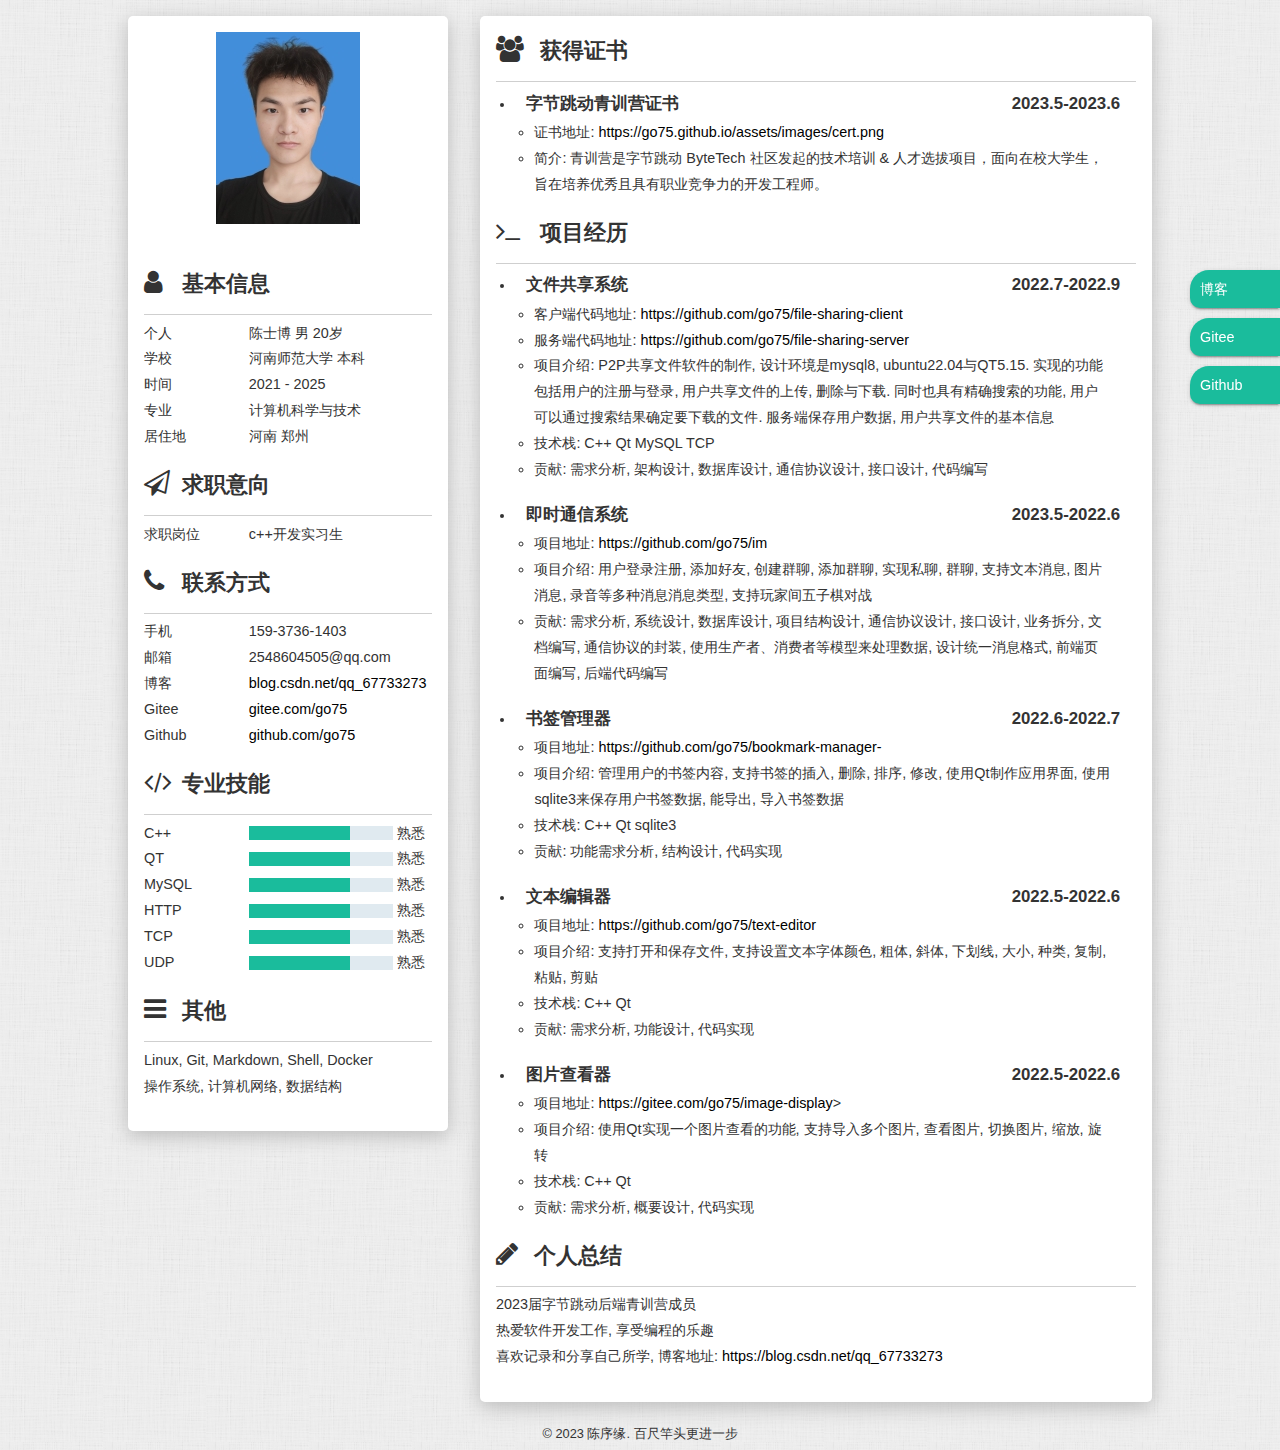
<file: index.html>
<!DOCTYPE html>
<html lang="en">

<head>
    <meta charset="UTF-8">
    <title>简历</title>
    <link rel="shortcut icon" href="assets/images/favicon.ico" type="image/x-icon">
    <link rel="stylesheet" href="assets/css/typo.css">
    <link rel="stylesheet" href="assets/css/font-awesome.min.css">
    <link rel="stylesheet" href="assets/css/index.css">
</head>

<body>

    <header class="header"></header>

    <article class="container">
        <section class="side" id="side">

            <!-- 个人肖像 -->
            <section class="me">
                <img class="avatar" src="assets/images/avatar.jpg" >
            </section>

            <!-- 基本信息 -->
            <section class="profile info-unit">
                <h2><i class="fa fa-user" aria-hidden="true"></i>基本信息</h2>
                <hr/>
                <ul>
                    <li>
                        <label>个人</label>
                        <span>陈士博  男  20岁</span>
                    </li>
                    <li>
                      <label>学校</label>
                      <span>河南师范大学 本科</span>
                    </li>
                    <li>
                        <label>时间</label>
                        <span>2021 - 2025</span>
                    </li>
                    <li>
                        <label>专业</label>
                        <span>计算机科学与技术</span>
                    </li>
                    <li>
                        <label>居住地</label>
                        <span>河南 郑州</span>
                    </li>
                </ul>
            </section>

            <!-- 求职意向 -->
            <section class="profile info-unit">
                <h2><i class="fa fa-paper-plane-o" aria-hidden="true"></i>求职意向</h2>
                <hr/>
                <ul>
                    <li>
                        <label>求职岗位</label>
                        <span>c++开发实习生</span>
                    </li>
                </ul>
            </section>

            <!-- 联系方式 -->
            <section class="contact info-unit">
                <h2>
                    <i class="fa fa-phone" aria-hidden="true"></i>联系方式</h2>
                <hr/>
                <ul>
                    <li>
                        <label>手机</label>
                        159-3736-1403
                    </li>
                    <li>
                        <label>邮箱</label>
                        2548604505@qq.com
                    </li>
                    <li>
                        <label>博客</label>
                        <a href="https://blog.csdn.net/qq_67733273" target="_blank">blog.csdn.net/qq_67733273</a>
                    </li>
                    <li>
                        <label>Gitee</label>
                        <a href="https://gitee.com/go75">gitee.com/go75</a>
                    </li>
                    <li>
                        <label>Github</label>
                        <a href="https://github.com/go75" target="_blank">github.com/go75</a>
                    </li>
                </ul>
            </section>

            <!-- 专业技能 -->
            <section class="skill info-unit">
                <h2>
                    <i class="fa fa-code" aria-hidden="true"></i>专业技能</h2>
                <hr/>
                <ul>
                    <li>
                        <label>C++</label>
                        <progress value="70" max="100"></progress>
                        熟悉
                    </li>
                    <li>
                        <label>QT</label>
                        <progress value="70" max="100"></progress>
                        熟悉
                    </li>
                    <li>
                        <label>MySQL</label>
                        <progress value="70" max="100"></progress>
                        熟悉
                    </li>
                    <li>
                        <label>HTTP</label>
                        <progress value="70" max="100"></progress>
                        熟悉
                    </li>
                    <li>
                        <label>TCP</label>
                        <progress value="70" max="100"></progress>
                        熟悉
                    </li>
                    <li>
                        <label>UDP</label>
                        <progress value="70" max="100"></progress>
                        熟悉
                    </li>
                </ul>
            </section>

            <!-- <section class="qrcode info-unit">
                <h2><i class="fa fa-qrcode" aria-hidden="true"></i>二维码</h2>
                <hr/>
                <img src="https://github.com/if2er/FeZaoDuKe-Collection/blob/master/ifeees.jpg?raw=true" style="width: 100%;" alt="">
            </section> -->

            <!-- 技术栈 -->
            <div class="stack info-unit">
                <h2><i class="fa fa-bars" aria-hidden="true"></i>其他</h2>
                <hr/>
                Linux, Git, Markdown, Shell, Docker
                <br>
                操作系统, 计算机网络, 数据结构
            </div>
        </section>

        <section class="main">

            <!-- 工作经历 -->
            <!-- <section class="work info-unit">
                <h2>
                    <i class="fa fa-shopping-bag" aria-hidden="true"></i>
                    <i class="fa fa-thumbs-o-up" aria-hidden="true"></i>
                    <i class="fa fa-graduation-cap" aria-hidden="true"></i>
                    <i class="fa fa-users" aria-hidden="true"></i>
                </h2>
                <hr/>
                <ul>
                    <li>
                        <h3>
                            <span>[经历1]XX公司－前端开发工程师（实习）</span>
                            <time>2016.X 至 2017.X</time>
                        </h3>
                        <ul class="info-content">
                            <li>深度参与XX项目迭代XX的前端开发工作，独立承担并完成XX、XX、XXXX等功能点的开发，主要维护并修复XX、XX、XX等功能点bug若干。项目采用技术栈
                                <mark>React+React Router+Node.js+SASS</mark>，实现
                                <mark>前后端完全分离</mark>。</li>
                            <li>配合UI和后端，根据产品需求提供H5页面嵌入到后台模板，要求
                                <mark>移动端显示正常</mark>。</li>
                            <li>主要参与XXXXXXX的静态页面开发工作，要求
                                <mark>在支付宝环境下完全兼容</mark>。</li>
                        </ul>
                    </li>
                    <li>
                        <h3>
                            <span>[经历2]XX－前端开发工程师（实习）</span>
                            <time>20XX.10-20XX.7</time>
                        </h3>
                        <ul class="info-content">
                            <li>深度参与公司主线产品「XXXX」的前端开发工作，完成帖子快捷回复、
                                <mark>全站图片懒加载</mark>、活动banner、帖子管理（使用Yii框架）等功能。项目采用技术栈phpWind+NAMP。
                                <a href="http://itsay.tech/162/" target="_blank">
                                    <i class="fa fa-link" aria-hidden="true"></i>博客文章</a>。</li>
                            <li>主要参与公司产品「XXXX」的前端开发工作，实现接入微博、微信、QQ等
                                <mark>第三方账号登录</mark>等功能。项目采用技术栈WordPress+NAMP。</li>
                            <li>活动页面的开发（七夕活动、抽奖活动以及承接外包页面）。</li>
                            <li>论坛
                                <mark>图片增量备份</mark>（CentOS+vsftpd+crontab）
                                <a href="#" target="_blank">
                                    <i class="fa fa-link" aria-hidden="true"></i>博客文章</a>。</li>
                        </ul>
                    </li>
                </ul>
            </section> -->

            <section class="work info-unit">
                <h2>
                    <i class="fa fa-users" aria-hidden="true"></i>
                    获得证书
                </h2>
                <hr/>
                <ul>
                    <li>
                        <h3>
                            <span>字节跳动青训营证书</span>
                            <time>2023.5-2023.6</time>
                        </h3>
                        <ul>
                            <li>证书地址: <a href="assets/images/cert.png" target="_blank">https://go75.github.io/assets/images/cert.png</a></li>
                            <li>简介: 青训营是字节跳动 ByteTech 社区发起的技术培训 & 人才选拔项目，面向在校大学生，旨在培养优秀且具有职业竞争力的开发工程师。</li>
                        </ul>
                    </li>
                </ul>
            </section>

            <!-- 项目经验 -->
            <section class="project info-unit">
                <h2>
                    <i class="fa fa-terminal" aria-hidden="true"></i>
                    项目经历
                </h2>
                <hr/>
                <ul>
                    <!-- <li>
                        <h3>
                            <span>开源社区项目 OpenIM</span>
                            <time>2023.5-至今</time>
                        </h3>
                        <ul>
                            <li class="content-body">
                                <span class="content-left">项目地址: </span>
                                <a class="content-right" href="https://github.com/OpenIMSDK/Open-IM-Server" target="_blank">
                                    https://github.com/OpenIMSDK/Open-IM-Server
                                </a>
                            </li>

                            <li>
                                <span class="content-left">
                                    项目介绍:     
                                </span>
                                <span class="content-right">
                                    实现即时通讯服务器, 一切皆消息, 极佳的拓展性, 使用微服务架构, 使开发者能免费快速的集成即时通讯和实时网络功能, 并确保业务数据的安全性和隐私性
                                </span>
                            </li>
                            <li>技术栈: Gin+Gorm+GRPC+ETCD+Mongodb+Redis</li>
                            <li>贡献: 负责小部分数据传输, 网关模块的代码编写</li>
                            <li>效果: Github具有10000+ Star</li>
                        </ul>
                    </li>
                    <li>
                        <h3>
                            <span>IM即时通信系统</span>
                            <time>2023.5-2023.6</time>
                        </h3>
                        <ul>
                            <li>单体项目地址: <a href="https://github.com/go75/im" target="_blank">https://github.com/go75/im</a></li>
                            <li>网关层项目地址: <a href="https://github.com/go75/im-api" target="_blank">https://github.com/go75/im-api</a></li>
                            <li>服务层项目地址: <a href="https://github.com/go75/im-srv" target="_blank">https://github.com/go75/im-srv</a></li>
                            <li>功能介绍: 用户登录注册, 添加好友, 创建群聊, 添加群聊, 实现私聊, 群聊, 支持文本消息, 图片消息, 录音等多种消息消息类型, 支持玩家间五子棋对战</li>
                            <li>项目介绍: 多人在线聊天的即时通信系统, 使用HTTP+WebSocket协议来实现前后端数据交互, 前端使用Vue+TypeScript编写, 后端分为单体架构和分布式架构, 两种架构总体实现的功能一致, 分布式架构使用ETCD进行服务注册和发现, GRPC来提供远程服务</li>
                            <li>技术栈: Gin+Gorm+Swagger+WebSocket+GRPC+ETCD+Vue+TypeScript</li>
                            <li>贡献: 需求分析, 系统设计, 数据库设计, 项目结构设计, 通信协议设计, 接口设计, 业务拆分, 文档编写, 基于WebSocket的封装, 使用生产者、消费者等模型来处理数据, 设计统一消息格式, 前端页面编写, 后端代码编写</li>
                        </ul>
                    </li>
                    <li>
                        <h3>
                            <span>代码生成器</span>
                            <time>2023.6-2023.7</time>
                        </h3>
                        <ul>
                            <li>项目地址: <a href="https://github.com/go75/gen" target="_blank">https://github.com/go75/gen</a></li>
                            <li>项目介绍: 根据数据库信息来一键生成Model层, Dao层, Service层, Controller层代码, 快速生成项目骨架, 具有丰富的配置, 可以通过修改配置信息来控制生成的代码</li>
                            <li>技术栈: Go+MySQL</li>
                            <li>贡献: 需求分析, 后端项目结构分析, 代码编写</li>
                        </ul>
                    </li>
                    <li>
                        <h3>
                            <span>P2P聊天项目</span>
                            <time>2023.4-2023.5</time>
                        </h3>
                        <ul>
                            <li>项目前端地址: <a href="https://github.com/go75/chat-p2p-front" target="_blank">https://github.com/go75/chat-p2p-front</a></li>
                            <li>项目后端地址: <a href="https://github.com/go75/chat-p2p-srv" target="_blank">https://github.com/go75/chat-p2p-srv</a></li>
                            <li>项目介绍: 聊天过程客户端之间直接通信, 不通过服务端转发</li>
                            <li>实现原理: 服务端交换客户端之间通过网络NAPT映射后的公网地址, 客户端拿到对方的地址后使用无连接的UDP通信</li>
                            <li>技术栈: Go+UDP+Wails+Vue</li>
                            <li>贡献: 系统技术分析, 原理分析, 设计消息格式, 前后端代码编写</li>
                        </ul>
                    </li>
                    <li>
                        <h3>
                            <span>五子棋项目</span>
                            <time>2022.6-2022.7</time>
                        </h3>
                        <ul>
                            <li>项目地址: <a href="https://github.com/go75/five-chess" target="_blank">https://github.com/go75/five-chess</a></li>
                            <li>演示地址: <a href="https://go75.github.io/chess" target="_blank">https://go75.github.io/chess</a></li>
                            <li>项目介绍: 使用WebAssembly的网页版的五子棋人机对战</li>
                            <li>技术栈: Golang+WebAssembly</li>
                            <li>贡献: 分析业务流程, 人机原理分析, 简单人机设计, go语言wasm代码编写</li>
                        </ul>
                    </li>
                    <li>
                        <h3>
                            <span>长连接框架</span>
                            <time>2022.3-2022.4</time>
                        </h3>
                        <ul>
                            <li>项目地址: <a href="https://github.com/go75/tcpx" target="_blank">https://github.com/go75/tcpx</a></li>
                            <li>项目介绍: 实现tcp长连接并发框架用于可靠传输, 对zinx进行优化, 实现读写分成固定区间, 读区处理用户连接数据的读取, 写区处理用户业务, 使用固定协程数量处理高并发场景, 框架内部运行后没有协程创建和销毁的开销, 用固定的协程数量处理所有客户端连接</li>
                            <li>技术栈: Go+TCP</li>
                            <li>贡献: 提出想法, 设计基础架构, 技术分析, 代码实现</li>
                        </ul>
                    </li>
                    <li>
                        <h3>
                            <span>web框架</span>
                            <time>2022.6-2022.7</time>
                        </h3>
                        <ul>
                            <li>项目地址: <a href="https://github.com/go75/boot" target="_blank">https://github.com/go75/boot</a></li>
                            <li>项目介绍: 轻量级web框架</li>
                            <li>技术栈: Go+HTTP</li>
                            <li>贡献: 分析基础架构, 架构设计, api设计, 设计路由树, 分组控制, 上下文, 中间件, http请求与响应, 代码编写</li>
                            <li>效果: 使用该框架能大大简化web开发的难度, 同时使用该框架完成简单的web服务器</li>
                        </ul>
                    </li> -->
                    <li>
                        <h3>
                            <span>文件共享系统</span>
                            <time>2022.7-2022.9</time>
                        </h3>
                        <ul>
                            <li>客户端代码地址: <a href="https://github.com/go75/file-sharing-client" target="_blank">https://github.com/go75/file-sharing-client</a></li>
                            <li>服务端代码地址: <a href="https://github.com/go75/file-sharing-server" target="_blank">https://github.com/go75/file-sharing-server</a></li>
                            <li>项目介绍: P2P共享文件软件的制作, 设计环境是mysql8, ubuntu22.04与QT5.15. 实现的功能包括用户的注册与登录, 用户共享文件的上传, 删除与下载. 同时也具有精确搜索的功能, 用户可以通过搜索结果确定要下载的文件. 服务端保存用户数据, 用户共享文件的基本信息</li>
                            <li>技术栈: C++ Qt MySQL TCP</li>
                            <li>贡献: 需求分析, 架构设计, 数据库设计, 通信协议设计, 接口设计, 代码编写</li>
                        </ul>
                    </li>
                    <li>
                        <h3>
                            <span>即时通信系统</span>
                            <time>2023.5-2022.6</time>
                        </h3>
                        <ul>
                            <li>项目地址: <a href="https://github.com/go75/im" target="_blank">https://github.com/go75/im</a></li>
                            <li>项目介绍: 用户登录注册, 添加好友, 创建群聊, 添加群聊, 实现私聊, 群聊, 支持文本消息, 图片消息, 录音等多种消息消息类型, 支持玩家间五子棋对战</li>
                            <li>贡献: 需求分析, 系统设计, 数据库设计, 项目结构设计, 通信协议设计, 接口设计, 业务拆分, 文档编写, 通信协议的封装, 使用生产者、消费者等模型来处理数据, 设计统一消息格式, 前端页面编写, 后端代码编写</li>
                        </ul>
                    </li>
                    <li>
                        <h3>
                            <span>书签管理器</span>
                            <time>2022.6-2022.7</time>
                        </h3>
                        <ul>
                            <li>项目地址: <a href="https://github.com/go75/bookmark-manager-" target="_blank">https://github.com/go75/bookmark-manager-</a></li>
                            <li>项目介绍: 管理用户的书签内容, 支持书签的插入, 删除, 排序, 修改, 使用Qt制作应用界面, 使用sqlite3来保存用户书签数据, 能导出, 导入书签数据</li>
                            <li>技术栈: C++ Qt sqlite3</li>
                            <li>贡献: 功能需求分析, 结构设计, 代码实现</li>
                        </ul>
                    </li>
                    <li>
                        <h3>
                            <span>文本编辑器</span>
                            <time>2022.5-2022.6</time>
                        </h3>
                        <ul>
                            <li>项目地址: <a href="https://github.com/go75/text-editor" target="_blank">https://github.com/go75/text-editor</a></li>
                            <li>项目介绍: 支持打开和保存文件, 支持设置文本字体颜色, 粗体, 斜体, 下划线, 大小, 种类, 复制, 粘贴, 剪贴</li>
                            <li>技术栈: C++ Qt</li>
                            <li>贡献: 需求分析, 功能设计, 代码实现</li>
                        </ul>
                    </li>
                    <li>
                        <h3>
                            <span>图片查看器</span>
                            <time>2022.5-2022.6</time>
                        </h3>
                        <ul>
                            <li>项目地址: <a href="https://github.com/go75/image-display">https://gitee.com/go75/image-display</a>></li>
                            <li>项目介绍: 使用Qt实现一个图片查看的功能, 支持导入多个图片, 查看图片, 切换图片, 缩放, 旋转</li>
                            <li>技术栈: C++ Qt</li>
                            <li>贡献: 需求分析, 概要设计, 代码实现</li>
                        </ul>
                    </li>
                </ul>
            </section>

            <!-- 个人总结 -->
            <section class="work info-unit">
                <h2><i class="fa fa-pencil" aria-hidden="true"></i>个人总结</h2>
                <hr/>
                <p>
                    2023届字节跳动后端青训营成员
                </p>
                <p>
                    热爱软件开发工作, 享受编程的乐趣
                </p>
                <p>
                    喜欢记录和分享自己所学, 博客地址:
                    <a href="https://blog.csdn.net/qq_67733273" target="_blank">https://blog.csdn.net/qq_67733273</a>
                </p>
            </section>
        </section>
    </article>

    <footer class="footer">
        <p>© 2023 陈序缘. 百尺竿头更进一步</p>
    </footer>

    <!-- 侧栏 -->
    <aside>
        <ul>
            <li>
                <a href="https://blog.csdn.net/qq_67733273" target="_blank">博客</a>
            </li>
            <li>
                <a href="https://gitee.com/go75" target="_blank">Gitee</a>
            </li>
            <li>
                <a href="https://github.com/go75" target="_blank">Github</a>
            </li>
        </ul>
    </aside>
</body>

</html>
</file>
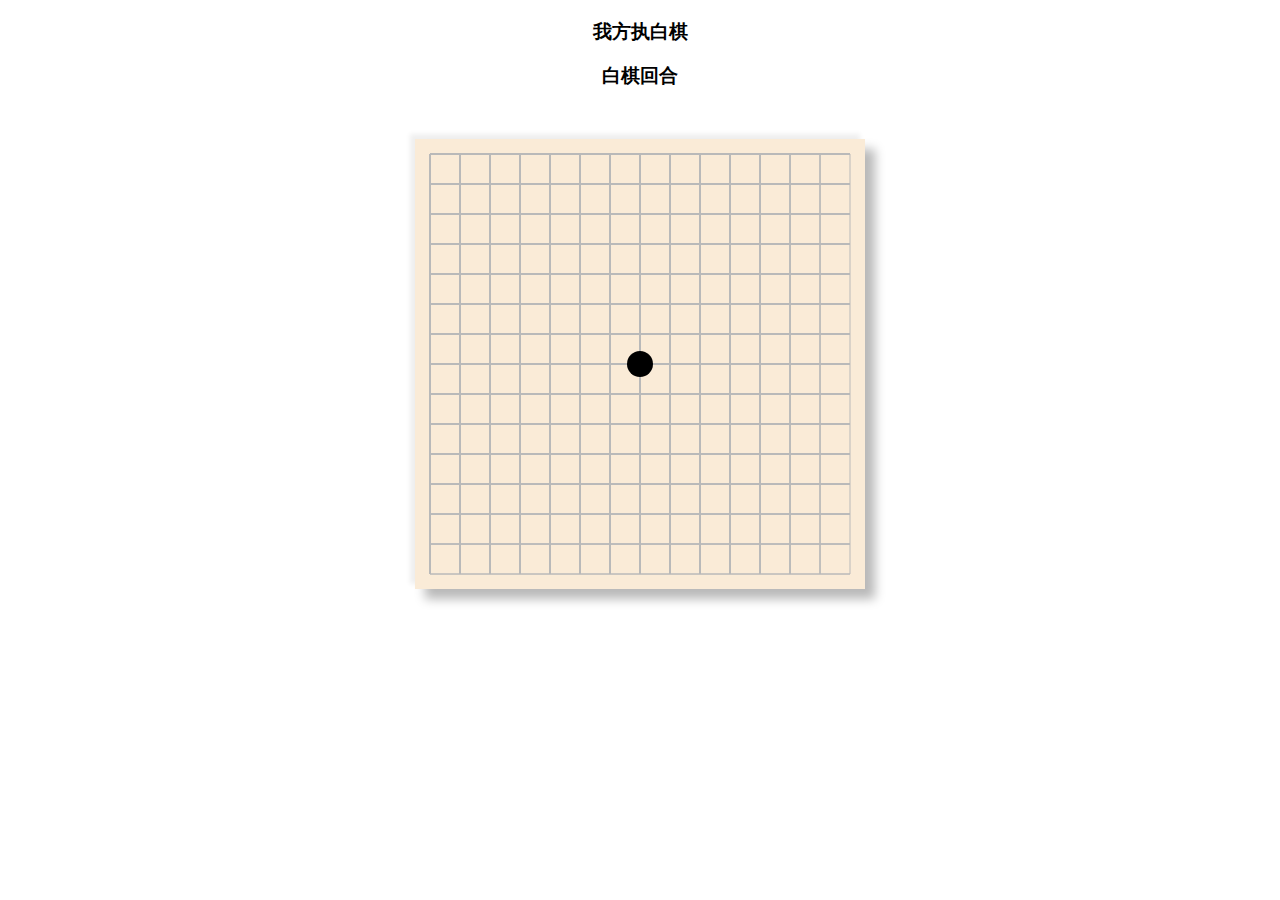
<file: chess.html>
<!DOCTYPE html>
<html lang="en">
    <head>
        <meta charset="UTF-8">
        <title>五子棋</title>
        <link rel="shortcut icon" href="assets/images/favicon.ico">

        <script src="/assets/static/wasm_exec.js"></script>
        <script>
            const go = new Go();
            WebAssembly.instantiateStreaming(fetch("/assets/static/main.wasm"), go.importObject).then((result) => go.run(result.instance));
        </script>
        
        <style>
            #title {
                text-align: center;
            }
            #chess {
                display: block;
                margin: 50px auto;
                box-shadow: 10px 10px 10px #b9b9b9, -5px -5px 5px #efefef;
                cursor: pointer;
            }
            /* #restartDiv {
                text-align: center;
            }
            #restart {
                padding: 10px 20px;
                background-color:aquamarine;
                border-radius: 36px;
                color: cornflowerblue;
                font-weight: 720;
                cursor: pointer;
            } */
            #chess {
                background-color: antiquewhite;
                text-align: center;
            }
            #playerChess {
                text-align: center;
            }
            #curRole {
                text-align: center;
            }
        </style>
        
    </head>
    <body>
        <h3 id="playerChess"></h3>
        <h3 id="curRole"></h3>
        <canvas id="chess" width="450px" height="450px"></canvas>
    </body>
</html>
</file>
<file: assets/css/typo.css>
@charset "utf-8";

/* 防止用户自定义背景颜色对网页的影响，添加让用户可以自定义字体 */
html {
  color: #333;
  background: #fff;
  -webkit-text-size-adjust: 100%;
  -ms-text-size-adjust: 100%;
  text-rendering: optimizelegibility;
}

/* 如果你的项目仅支持 IE9+ | Chrome | Firefox 等，推荐在 <html> 中添加 .borderbox 这个 class */
html.borderbox *, html.borderbox *:before, html.borderbox *:after {
  -moz-box-sizing: border-box;
  -webkit-box-sizing: border-box;
  box-sizing: border-box;
}

/* 内外边距通常让各个浏览器样式的表现位置不同 */
body, dl, dt, dd, ul, ol, li, h1, h2, h3, h4, h5, h6, pre, code, form, fieldset, legend, input, textarea, p, blockquote, th, td, hr, button, article, aside, details, figcaption, figure, footer, header, menu, nav, section {
  margin: 0;
  padding: 0;
}

/* 重设 HTML5 标签, IE 需要在 js 中 createElement(TAG) */
article, aside, details, figcaption, figure, footer, header, menu, nav, section {
  display: block;
}

/* HTML5 媒体文件跟 img 保持一致 */
audio, canvas, video {
  display: inline-block;
}

/* 要注意表单元素并不继承父级 font 的问题 */
body, button, input, select, textarea {
  font: 300 1em/1.8 PingFang SC, Lantinghei SC, Microsoft Yahei, Hiragino Sans GB, Microsoft Sans Serif, WenQuanYi Micro Hei, sans-serif;
}

button::-moz-focus-inner,
input::-moz-focus-inner {
  padding: 0;
  border: 0;
}

/* 去掉各Table cell 的边距并让其边重合 */
table {
  border-collapse: collapse;
  border-spacing: 0;
}

/* 去除默认边框 */
fieldset, img {
  border: 0;
}

/* 块/段落引用 */
blockquote {
  position: relative;
  color: #999;
  font-weight: 400;
  padding-left: 1em;
  margin: 1em 3em 1em 2em;
}

@media only screen and ( max-width: 640px ) {
  blockquote {
    margin: 1em 0;
  }
}

/* Firefox 以外，元素没有下划线，需添加 */
acronym, abbr {
  border-bottom: 1px dotted;
  font-variant: normal;
}

/* 添加鼠标问号，进一步确保应用的语义是正确的（要知道，交互他们也有洁癖，如果你不去掉，那得多花点口舌） */
abbr {
  cursor: help;
}

/* 一致的 del 样式 */
del {
  text-decoration: line-through;
}

address, caption, cite, code, dfn, em, th, var {
  font-style: normal;
  font-weight: 400;
}

/* 去掉列表前的标识, li 会继承，大部分网站通常用列表来很多内容，所以应该当去 */
ul, ol {
  list-style: none;
}

/* 对齐是排版最重要的因素, 别让什么都居中 */
caption, th {
  text-align: left;
}

q:before, q:after {
  content: '';
}

/* 统一上标和下标 */
sub, sup {
  font-size: 75%;
  line-height: 0;
  position: relative;
}

:root sub, :root sup {
  vertical-align: baseline; /* for ie9 and other modern browsers */
}

sup {
  top: -0.5em;
}

sub {
  bottom: -0.25em;
}

/* 让链接在 hover 状态下显示下划线 */
a {
  color: black;
}

a:hover {
  text-decoration: underline;
}

.typo a:hover {
  border-bottom-color: #555;
  color: #555;
  text-decoration: none;
}

/* 默认不显示下划线，保持页面简洁 */
ins, a {
  text-decoration: none;
}

/* 专名号：虽然 u 已经重回 html5 Draft，但在所有浏览器中都是可以使用的，
 * 要做到更好，向后兼容的话，添加 class="typo-u" 来显示专名号
 * 关于 <u> 标签：http://www.whatwg.org/specs/web-apps/current-work/multipage/text-level-semantics.html#the-u-element
 * 被放弃的是 4，之前一直搞错 http://www.w3.org/TR/html401/appendix/changes.html#idx-deprecated
 * 一篇关于 <u> 标签的很好文章：http://html5doctor.com/u-element/
 */
u, .typo-u {
  text-decoration: underline;
}

/* 标记，类似于手写的荧光笔的作用 */
mark {
  background: #fffdd1;
  border-bottom: 1px solid #ffedce;
  padding: 2px;
  margin: 0 5px;
}

/* 代码片断 */
pre, code, pre tt {
  font-family: Courier, 'Courier New', monospace;
}

pre {
  background: #f8f8f8;
  border: 1px solid #ddd;
  padding: 1em 1.5em;
  display: block;
  -webkit-overflow-scrolling: touch;
}

/* 一致化 horizontal rule */
hr {
  border: none;
  border-bottom: 1px solid #cfcfcf;
  margin-bottom: 0.8em;
  height: 10px;
}

/* 底部印刷体、版本等标记 */
small, .typo-small,
  /* 图片说明 */
figcaption {
  font-size: 0.9em;
  color: #888;
}

strong, b {
  font-weight: bold;
  color: #000;
}

/* 可拖动文件添加拖动手势 */
[draggable] {
  cursor: move;
}

.clearfix:before, .clearfix:after {
  content: "";
  display: table;
}

.clearfix:after {
  clear: both;
}

.clearfix {
  zoom: 1;
}

/* 强制文本换行 */
.textwrap, .textwrap td, .textwrap th {
  word-wrap: break-word;
  word-break: break-all;
}

.textwrap-table {
  table-layout: fixed;
}

/* 提供 serif 版本的字体设置: iOS 下中文自动 fallback 到 sans-serif */
.serif {
  font-family: Palatino, Optima, Georgia, serif;
}

/* 保证块/段落之间的空白隔行 */
.typo p, .typo pre, .typo ul, .typo ol, .typo dl, .typo form, .typo hr, .typo table,
.typo-p, .typo-pre, .typo-ul, .typo-ol, .typo-dl, .typo-form, .typo-hr, .typo-table, blockquote {
  margin-bottom: 1.2em
}

i {
  width: 30px;
}

/* 在文章中，应该还原 ul 和 ol 的样式 */
.typo ul, .typo-ul {
  margin-left: 1.3em;
  list-style: disc;
}

.typo ol, .typo-ol {
  list-style: decimal;
  margin-left: 1.9em;
}

.typo li ul, .typo li ol, .typo-ul ul, .typo-ul ol, .typo-ol ul, .typo-ol ol {
  margin-bottom: 0.8em;
  margin-left: 2em;
}

.typo li ul, .typo-ul ul, .typo-ol ul {
  list-style: circle;
}

/* 同 ul/ol，在文章中应用 table 基本格式 */
.typo table th, .typo table td, .typo-table th, .typo-table td, .typo table caption {
  border: 1px solid #ddd;
  padding: 0.5em 1em;
  color: #666;
}

.typo table th, .typo-table th {
  background: #fbfbfb;
}

.typo table thead th, .typo-table thead th {
  background: #f1f1f1;
}

.typo table caption {
  border-bottom: none;
}

.typo-em, .typo em, legend, caption {
  color: #000;
  font-weight: inherit;
}

/* 着重号，只能在少量（少于100个字符）且全是全角字符的情况下使用 */
.typo-em {
  position: relative;
}

.typo-em:after {
  position: absolute;
  top: 0.65em;
  left: 0;
  width: 100%;
  overflow: hidden;
  white-space: nowrap;
  content: "・・・・・・・・・・・・・・・・・・・・・・・・・・・・・・・・・・・・・・・・・・・・・・・・・・・・・・・・・・・・・・・・・・・・・・・・・・・・・・・・・・・・・・・・・・・・・・・・・・・・";
}

/* Responsive images */
.typo img {
  max-width: 100%;
}
</file>
<file: assets/css/index.css>
@charset "UTF-8";
/* -------------------------------------------------
 * 公共部分
 * ------------------------------------------------- */
body {
  background: #e5e5e5 url(../../assets/images/background.png);
  width: 100%;
  overflow-x: hidden;
  padding: 1rem 10%;
  padding-bottom: 0;
  box-sizing: border-box;
  font-size: .9em; }
  body .fa {
    margin-right: .3em; }
  body .info-unit {
    margin-bottom: 1rem; }

/* -------------------------------------------------
 * 头部部分
 * ------------------------------------------------- */
.header {
  display: none; }

/* -------------------------------------------------
 * 主体部分
 * ------------------------------------------------- */
.container .side {
  position: absolute;
  width: 20rem;
  background: #fff;
  border-radius: 5px;
  box-shadow: 0 5px 20px #bbb;
  box-sizing: border-box;
  padding: 1rem; }
  .container .side .me {
    text-align: center;
    margin-bottom: 2rem; }
    .container .side .me .portrait {
      margin: 0 auto;
      margin-bottom: 1rem;
      width: 8rem;
      height: 8rem;
      overflow: hidden;
      position: relative; }
      .container .side .me .portrait .loading {
        position: absolute;
        top: 50%;
        transform: translateY(-50%);
        width: 8rem;
        height: 4rem;
        margin: 0 auto; }
      .container .side .me .portrait .loading span {
        display: inline-block;
        width: 8px;
        height: 100%;
        border-radius: 4px;
        background: lightgreen;
        -webkit-animation: load 1s ease infinite; }
@-webkit-keyframes load {
  0%,100% {
    height: 3rem;
    margin: .5rem 0;
    background: lightblue; }
  50% {
    height: 1rem;
    margin: 1.5rem 0;
    background: lightgreen; } }
  .container .side .me .portrait .loading span:nth-child(2) {
    -webkit-animation-delay: 0.2s; }
  .container .side .me .portrait .loading span:nth-child(3) {
    -webkit-animation-delay: 0.4s; }
  .container .side .me .portrait .loading span:nth-child(4) {
    -webkit-animation-delay: 0.6s; }
  .container .side .me .portrait .loading span:nth-child(5) {
    -webkit-animation-delay: 0.8s; }
  .container .side .me .portrait img {
    display: none;
    width: 8rem;
    height: 8rem;
    border-radius: 50%; }
  .container .side .info-unit ul li label {
    display: inline-block;
    width: 35%; }
  .container .side .info-unit ul li span {
    display: inline-block;
    vertical-align: top;
    width: 60%; }
.container .main {
  position: relative;
  margin-left: 22rem;
  background: #fff;
  border-radius: 5px;
  box-shadow: 0 5px 20px #bbb;
  box-sizing: border-box;
  padding: 1rem; }
  .container .main .info-unit ul {
    box-sizing: border-box;
    padding-left: 1.2rem;
    padding-right: 0.8rem; }
    .container .main .info-unit ul li {
      margin-bottom: 1rem;
      list-style: disc; }
      .container .main .info-unit ul li h3 {
        padding: 1px 3px;
        -webkit-border-radius: 5px;
        border-radius: 5px;
        margin-left: .5rem; }
      .container .main .info-unit ul li h3 time {
        text-align: right;
        float: right; }
      .container .main .info-unit ul li li {
        list-style: circle;
        margin: 0; }
      .container .main .info-unit ul li .fa {
        font-size: 1em; }

/* -------------------------------------------------
 * 文档底部
 * ------------------------------------------------- */
.footer {
  width: 100%;
  margin-top: 1rem;
  height: 2rem; }
  .footer p {
    line-height: 2rem;
    text-align: center;
    font-size: 0.8rem; }

/* -------------------------------------------------
 * 自定义部分
 * ------------------------------------------------- */
.fa {
  font-size: 1.2em; }

hr {
  margin-bottom: .4em; }

aside {
  position: fixed;
  right: 0;
  top: 30%;
  z-index: 2; }
  aside ul li {
    margin-bottom: 10px;
    -webkit-border-radius: 10px 0 0 10px;
    border-radius: 19px 0 0 10px;
    -webkit-box-shadow: 0 2px 2px 0 rgba(0, 0, 0, 0.14), 0 3px 1px -2px rgba(0, 0, 0, 0.2), 0 1px 5px 0 rgba(0, 0, 0, 0.12);
    box-shadow: 0 2px 2px 0 rgba(0, 0, 0, 0.14), 0 3px 1px -2px rgba(0, 0, 0, 0.2), 0 1px 5px 0 rgba(0, 0, 0, 0.12);
    background: #1abc9c; }
    aside ul li a {
      display: inline-block;
      width: 80px;
      height: 38px;
      line-height: 38px;
      padding-left: 10px;
      color: #fff; }

progress {
  background-color: #f6f6f6;
  display: inline;
  /*width: 195px;*/
  height: 1em; }

progress::-webkit-progress-bar {
  background-color: #e0eaf0; }

progress::-webkit-progress-value {
  background-color: #1abc9c; }

progress::-moz-progress-bar {
  background-color: #e0eaf0; }

progress::-moz-progress-value {
  background-color: #708d9b; }

.progress-list {
  line-height: 2; }

mark {
  background: rgba(232, 232, 232, 0.8); }

@media screen and (max-width: 1169px) {
  .container .info-unit h3 span {
    display: block; }

  .container .info-unit h3 {
    display: inline; }

  .container .project h3 span {
    display: inline; }

  .container .project h3 time {
    display: block; }

  .container .main .info-unit ul li h3 time {
    float: none;
    text-align: left; } }
@media screen and (max-width: 1034px) {
  body {
    padding: 1rem 3%; } }
@media screen and (max-width: 	750px) {
  .container .side {
    position: static;
    width: 95%;
    margin: 0 auto; }

  .container .main {
    position: static;
    margin-left: 0;
    width: 95%;
    margin: 0 auto;
    margin-top: 1.5rem; }

  #nav-m {
    display: none;
    position: fixed;
    width: 28px;
    height: 28px;
    right: 10px;
    bottom: 20px;
    box-shadow: 0 5px 20px #bbb;
    border-radius: 50%; }

  #nav-m svg {
    width: 28px;
    height: 28px; }

  aside {
    display: none; } }

/*# sourceMappingURL=index.css.map */
</file>
